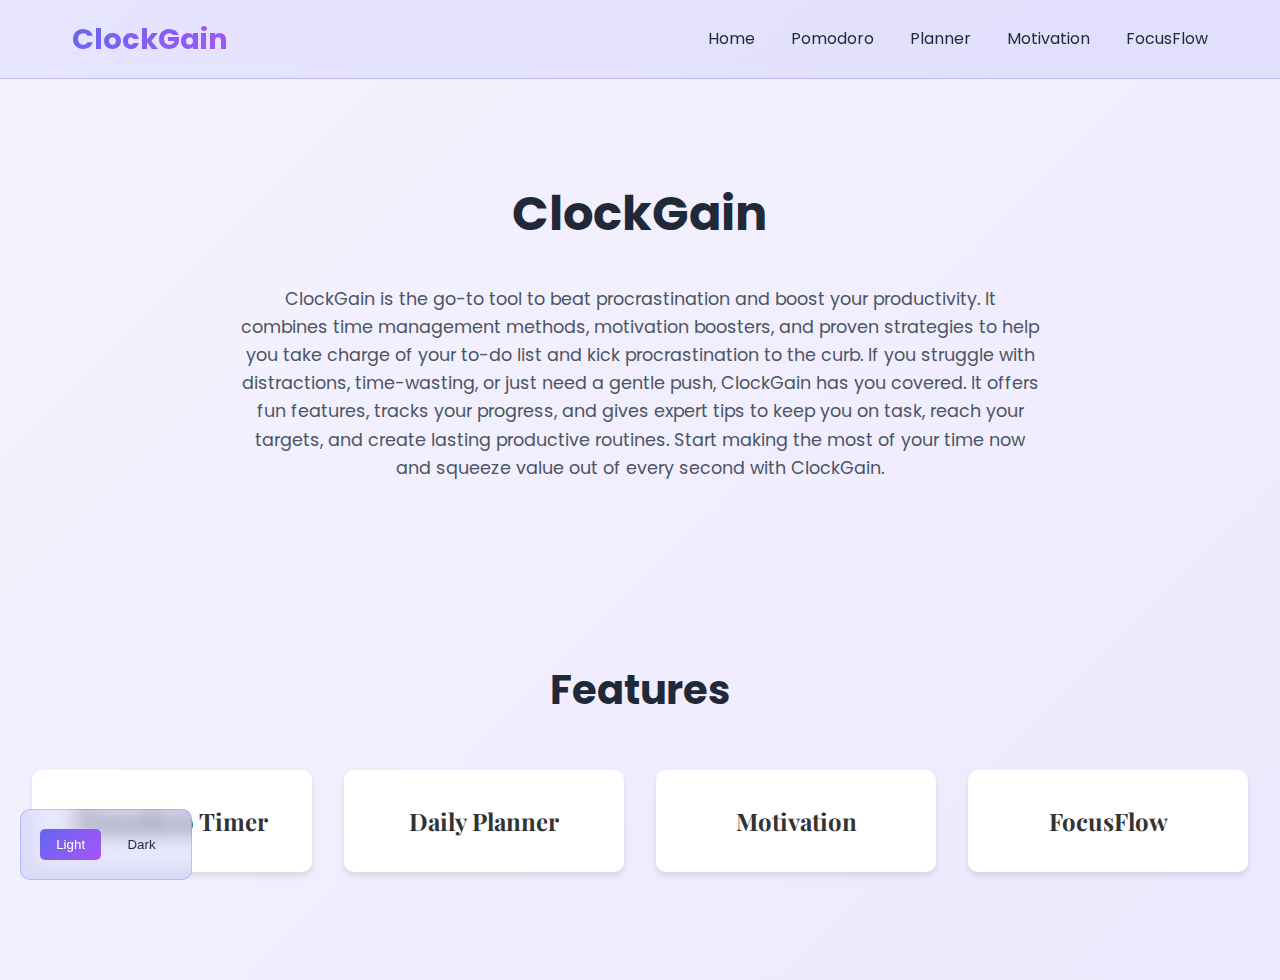
<file: index.html>
<!DOCTYPE html>
<html lang="en">
<head>
    <meta charset="UTF-8">
    <meta name="viewport" content="width=device-width, initial-scale=1.0">
    <title>ClockGain - Beat Procrastination</title>
    <link rel="stylesheet" href="styles.css">
    <link rel="stylesheet" href="https://cdnjs.cloudflare.com/ajax/libs/font-awesome/6.0.0/css/all.min.css">
    <link href="https://fonts.googleapis.com/css2?family=Poppins:wght@400;500;600;700&family=Playfair+Display:ital,wght@0,700;1,700&display=swap" rel="stylesheet">
</head>
<body>
    <nav>
        <div class="nav-container">
            <div class="logo">ClockGain</div>
            <div class="nav-links">
                <a href="index.html" class="active">Home</a>
                <a href="pomodoro.html">Pomodoro</a>
                <a href="planner.html">Planner</a>
                <a href="motivation.html">Motivation</a>
                <a href="vpn.html">FocusFlow</a>
            </div>
        </div>
    </nav>

    <main>
        <section class="hero">
            <h1>ClockGain</h1>
            <p class="description">
                ClockGain is the go-to tool to beat procrastination and boost your productivity. It combines time management methods, motivation boosters, and proven strategies to help you take charge of your to-do list and kick procrastination to the curb. If you struggle with distractions, time-wasting, or just need a gentle push, ClockGain has you covered. It offers fun features, tracks your progress, and gives expert tips to keep you on task, reach your targets, and create lasting productive routines. Start making the most of your time now and squeeze value out of every second with ClockGain.
            </p>
        </section>

        <section class="features">
            <h2>Features</h2>
            <div class="feature-grid">
                <a href="pomodoro.html" class="feature-card">
                    <h3>Pomodoro Timer</h3>
                </a>
                <a href="planner.html" class="feature-card">
                    <h3>Daily Planner</h3>
                </a>
                <a href="motivation.html" class="feature-card">
                    <h3>Motivation</h3>
                </a>
                <a href="vpn.html" class="feature-card">
                    <h3>FocusFlow</h3>
                </a>
            </div>
        </section>
    </main>

    <div class="theme-switcher">
        <button class="theme-btn" onclick="setTheme('light')">Light</button>
        <button class="theme-btn" onclick="setTheme('dark')">Dark</button>
    </div>

    <script src="theme.js"></script>
</body>
</html>
</file>
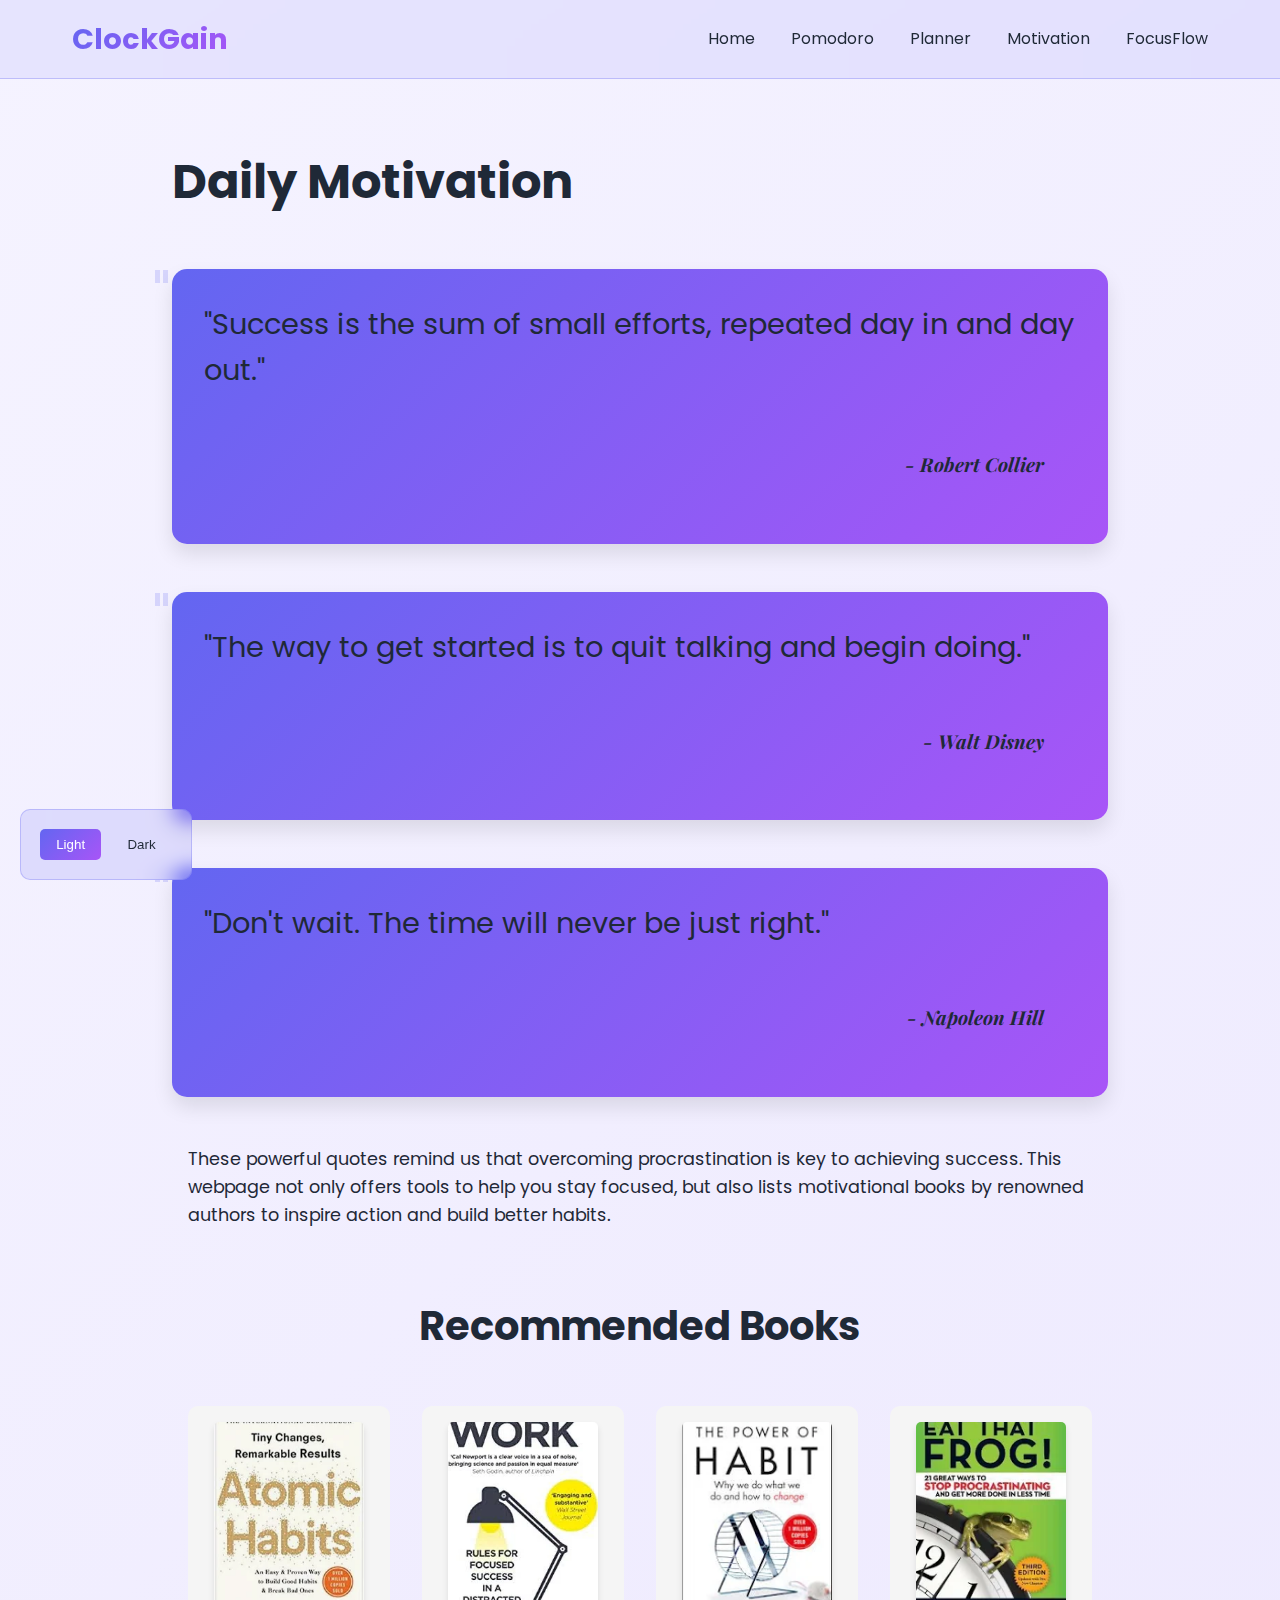
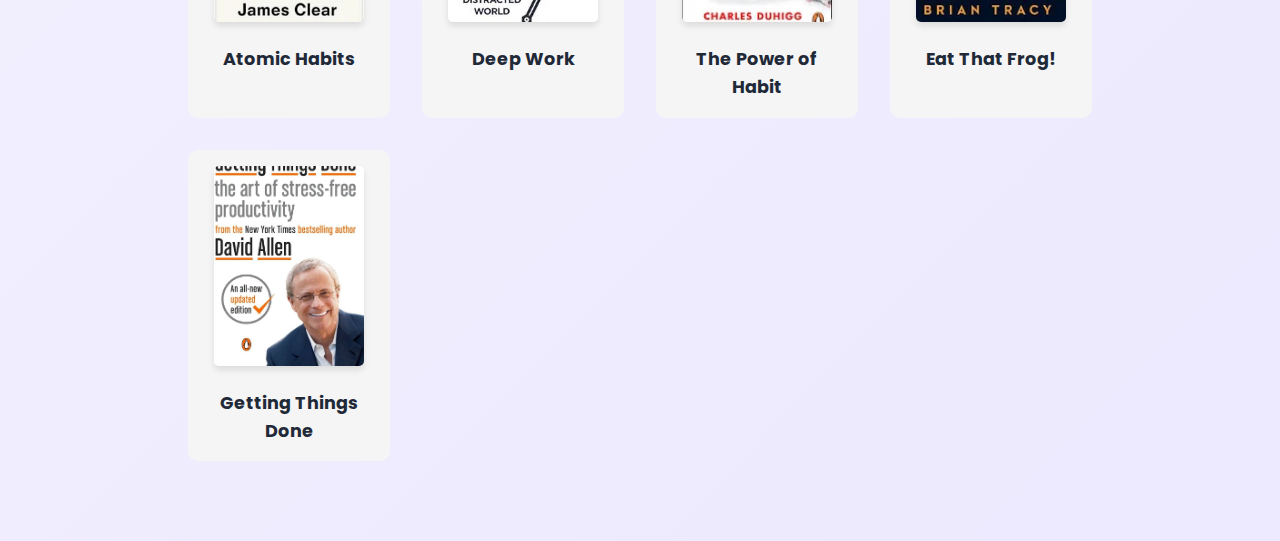
<file: motivation.html>
<!DOCTYPE html>
<html lang="en" data-theme="light">
<head>
    <meta charset="UTF-8">
    <meta name="viewport" content="width=device-width, initial-scale=1.0">
    <title>Motivation - ClockGain</title>
    <link rel="stylesheet" href="styles.css">
    <link rel="stylesheet" href="motivation.css">
    <link href="https://fonts.googleapis.com/css2?family=Poppins:wght@400;500;600;700&family=Playfair+Display:ital,wght@0,700;1,700&display=swap" rel="stylesheet">
</head>
<body>
    <nav>
        <div class="nav-container">
            <div class="logo">ClockGain</div>
            <div class="nav-links">
                <a href="index.html">Home</a>
                <a href="pomodoro.html">Pomodoro</a>
                <a href="planner.html">Planner</a>
                <a href="motivation.html" class="active">Motivation</a>
                <a href="vpn.html">FocusFlow</a>
            </div>
        </div>
    </nav>

    <main>
        <section class="motivation-section">
            <h1>Daily Motivation</h1>
            <div class="quotes-section">
                <blockquote class="quote">
                    "Success is the sum of small efforts, repeated day in and day out."
                    <footer>- Robert Collier</footer>
                </blockquote>
                
                <blockquote class="quote">
                    "The way to get started is to quit talking and begin doing."
                    <footer>- Walt Disney</footer>
                </blockquote>
                
                <blockquote class="quote">
                    "Don't wait. The time will never be just right."
                    <footer>- Napoleon Hill</footer>
                </blockquote>
            </div>

            <div class="description">
                These powerful quotes remind us that overcoming procrastination is key to achieving success. 
                This webpage not only offers tools to help you stay focused, but also lists motivational books 
                by renowned authors to inspire action and build better habits.
            </div>

            <div class="book-recommendations">
                <h2>Recommended Books</h2>
                <div class="books-grid">
                    <div class="book-card">
                        <img src="images/atomic-habits.jpg" alt="Atomic Habits">
                        <h3>Atomic Habits</h3>
                    </div>
                    <div class="book-card">
                        <img src="images/deep-work.jpg" alt="Deep Work">
                        <h3>Deep Work</h3>
                    </div>
                    <div class="book-card">
                        <img src="images/power-of-habit.jpg" alt="The Power of Habit">
                        <h3>The Power of Habit</h3>
                    </div>
                    <div class="book-card">
                        <img src="images/eat-that-frog.jpg" alt="Eat That Frog!">
                        <h3>Eat That Frog!</h3>
                    </div>
                    <div class="book-card">
                        <img src="images/getting-things-done.jpg" alt="Getting Things Done">
                        <h3>Getting Things Done</h3>
                    </div>
                </div>
            </div>
        </section>
    </main>

    <div class="theme-switcher">
        <button class="theme-btn" onclick="setTheme('light')">Light</button>
        <button class="theme-btn" onclick="setTheme('dark')">Dark</button>
    </div>

    <script src="theme.js"></script>
    <script src="motivation.js"></script>
</body>
</html>
</file>
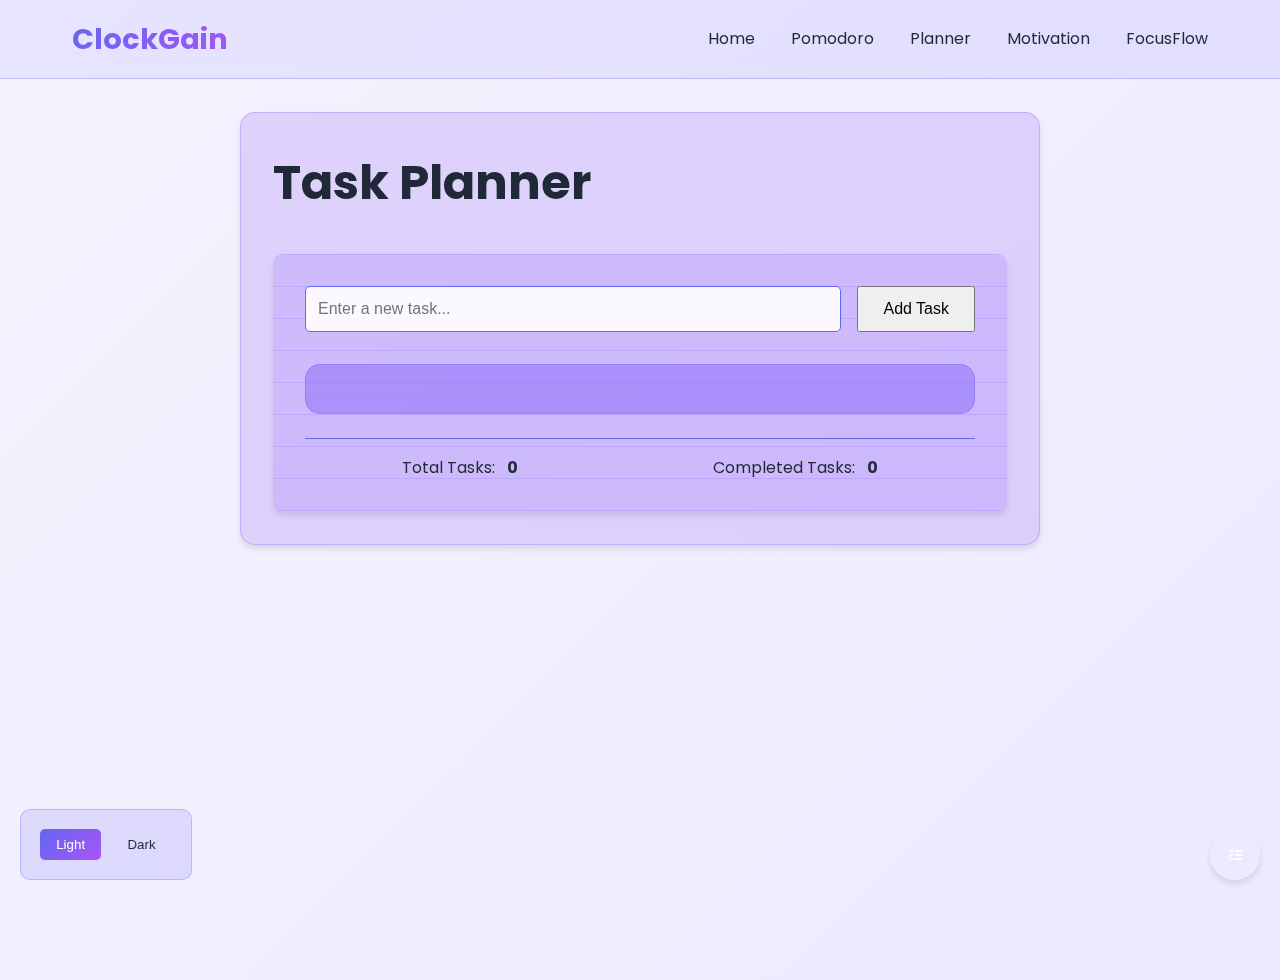
<file: planner.html>
<!DOCTYPE html>
<html lang="en" data-theme="light">
<head>
    <meta charset="UTF-8">
    <meta name="viewport" content="width=device-width, initial-scale=1.0">
    <title>Planner - ClockGain</title>
    <link rel="stylesheet" href="styles.css">
    <link rel="stylesheet" href="planner.css">
    <link rel="stylesheet" href="https://cdnjs.cloudflare.com/ajax/libs/font-awesome/6.0.0/css/all.min.css">
    <link href="https://fonts.googleapis.com/css2?family=Poppins:wght@400;500;600;700&family=Playfair+Display:ital,wght@0,700;1,700&display=swap" rel="stylesheet">
</head>
<body>
    <nav>
        <div class="nav-container">
            <div class="logo">ClockGain</div>
            <div class="nav-links">
                <a href="index.html">Home</a>
                <a href="pomodoro.html">Pomodoro</a>
                <a href="planner.html" class="active">Planner</a>
                <a href="motivation.html">Motivation</a>
                <a href="vpn.html">FocusFlow</a>
            </div>
        </div>
    </nav>

    <main>
        <section class="planner-section">
            <h1>Task Planner</h1>
            
            <div class="notebook">
                <div class="task-input">
                    <input type="text" id="task-input" placeholder="Enter a new task...">
                    <button onclick="addTask()">Add Task</button>
                </div>
                
                <div class="tasks-container">
                    <div class="tasks-list" id="tasks-list">
                        <!-- Tasks will be added here -->
                    </div>
                </div>
                
                <div class="task-summary">
                    <div class="summary-item">
                        <span>Total Tasks:</span>
                        <span id="total-tasks">0</span>
                    </div>
                    <div class="summary-item">
                        <span>Completed Tasks:</span>
                        <span id="completed-tasks">0</span>
                    </div>
                </div>
            </div>
        </section>
    </main>

    <div id="floating-planner" class="floating-planner hidden">
        <div class="floating-header">
            <span>Quick Tasks</span>
            <button onclick="toggleFloatingPlanner()">
                <i class="fas fa-times"></i>
            </button>
        </div>
        <div id="floating-tasks" class="floating-tasks">
            <!-- Tasks will be mirrored here -->
        </div>
    </div>

    <button id="show-planner-btn" class="show-planner-btn" onclick="toggleFloatingPlanner()">
        <i class="fas fa-tasks"></i>
    </button>

    <div class="theme-switcher">
        <button class="theme-btn" onclick="setTheme('light')">Light</button>
        <button class="theme-btn" onclick="setTheme('dark')">Dark</button>
    </div>

    <script src="theme.js"></script>
    <script src="planner.js"></script>
</body>
</html>
</file>
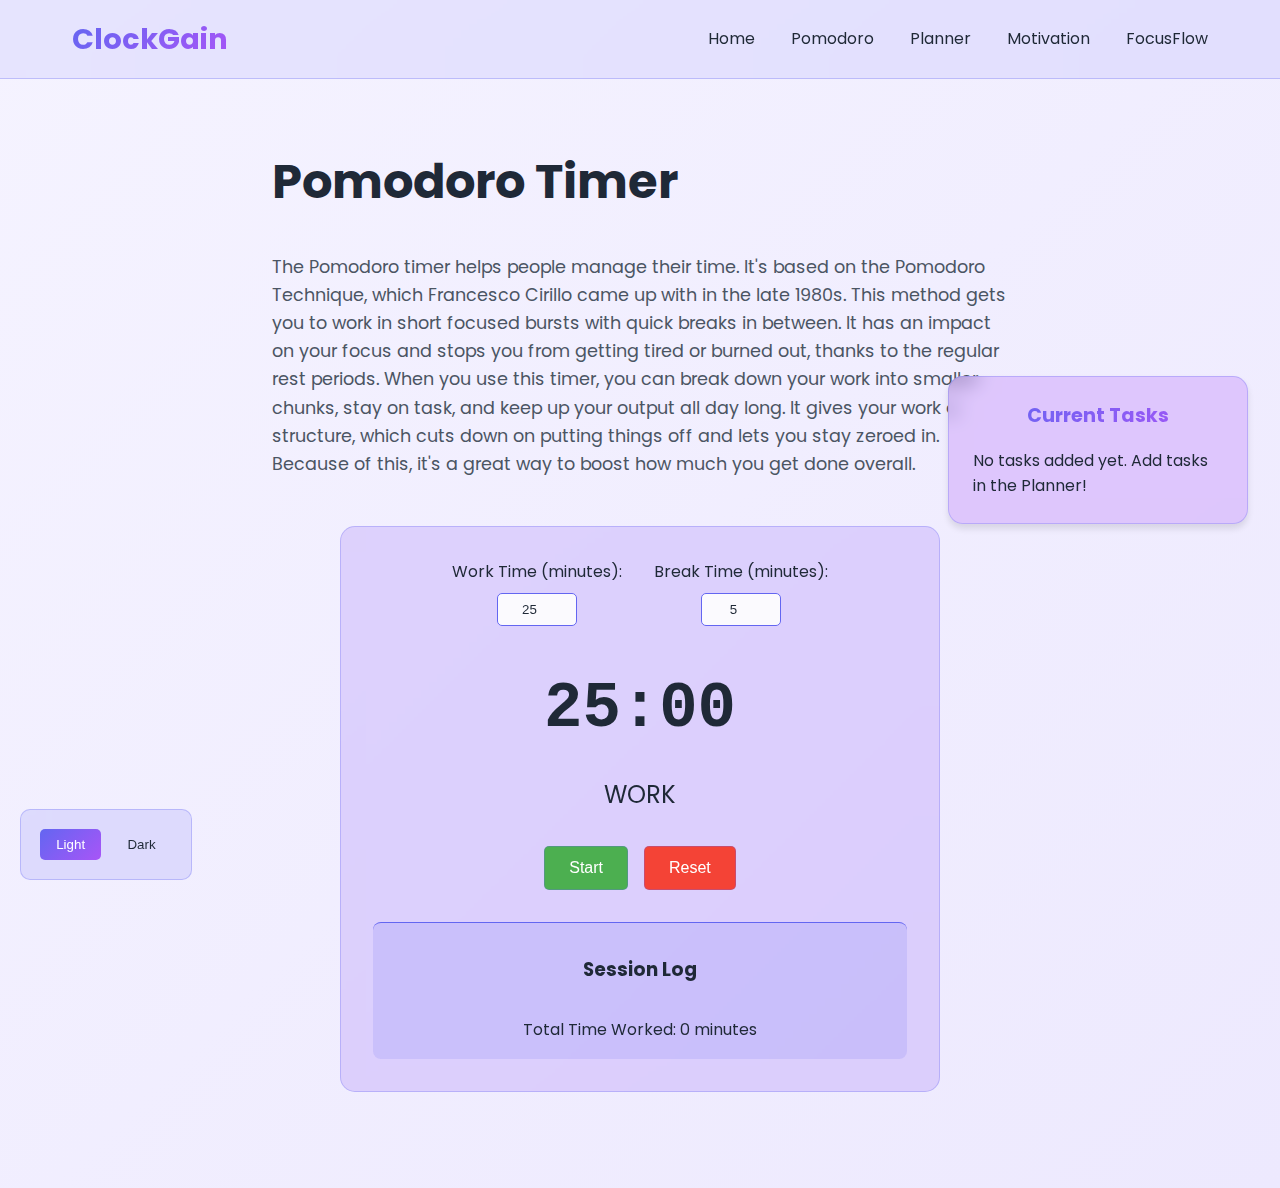
<file: pomodoro.html>
<!DOCTYPE html>
<html lang="en" data-theme="light">
<head>
    <meta charset="UTF-8">
    <meta name="viewport" content="width=device-width, initial-scale=1.0">
    <title>Pomodoro Timer - ClockGain</title>
    <link rel="stylesheet" href="styles.css">
    <link rel="stylesheet" href="pomodoro.css">
    <link href="https://fonts.googleapis.com/css2?family=Poppins:wght@400;500;600;700&family=Playfair+Display:ital,wght@0,700;1,700&display=swap" rel="stylesheet">
</head>
<body>
    <nav>
        <div class="nav-container">
            <div class="logo">ClockGain</div>
            <div class="nav-links">
                <a href="index.html">Home</a>
                <a href="pomodoro.html" class="active">Pomodoro</a>
                <a href="planner.html">Planner</a>
                <a href="motivation.html">Motivation</a>
                <a href="vpn.html">FocusFlow</a>
            </div>
        </div>
    </nav>

    <main>
        <section class="pomodoro-section">
            <h1>Pomodoro Timer</h1>
            <p class="description">
                The Pomodoro timer helps people manage their time. It's based on the Pomodoro Technique, which Francesco Cirillo came up with in the late 1980s. This method gets you to work in short focused bursts with quick breaks in between. It has an impact on your focus and stops you from getting tired or burned out, thanks to the regular rest periods. When you use this timer, you can break down your work into smaller chunks, stay on task, and keep up your output all day long. It gives your work a structure, which cuts down on putting things off and lets you stay zeroed in. Because of this, it's a great way to boost how much you get done overall.
            </p>

            <div class="timer-container">
                <div class="timer-settings">
                    <div class="setting">
                        <label for="work-time">Work Time (minutes):</label>
                        <input type="number" id="work-time" value="25" min="1" max="60">
                    </div>
                    <div class="setting">
                        <label for="break-time">Break Time (minutes):</label>
                        <input type="number" id="break-time" value="5" min="1" max="30">
                    </div>
                </div>

                <div class="timer-display">
                    <div id="time">25:00</div>
                    <div id="phase">WORK</div>
                </div>

                <div class="timer-controls">
                    <button id="start-btn">Start</button>
                    <button id="pause-btn">Pause</button>
                    <button id="resume-btn">Resume</button>
                    <button id="reset-btn" onclick="resetTimer()">Reset</button>
                </div>

                <div class="session-log">
                    <h3>Session Log</h3>
                    <div id="log-entries"></div>
                    <div class="total-time">
                        Total Time Worked: <span id="total-time">0 minutes</span>
                    </div>
                </div>
            </div>
        </section>
    </main>

    <div class="floating-tasks">
        <h3>Current Tasks</h3>
        <ul id="floating-tasks-list"></ul>
    </div>

    <div class="theme-switcher">
        <button class="theme-btn" onclick="setTheme('light')">Light</button>
        <button class="theme-btn" onclick="setTheme('dark')">Dark</button>
    </div>

    <script src="theme.js"></script>
    <script src="floating-tasks.js"></script>
    <script src="pomodoro.js"></script>
</body>
</html>
</file>
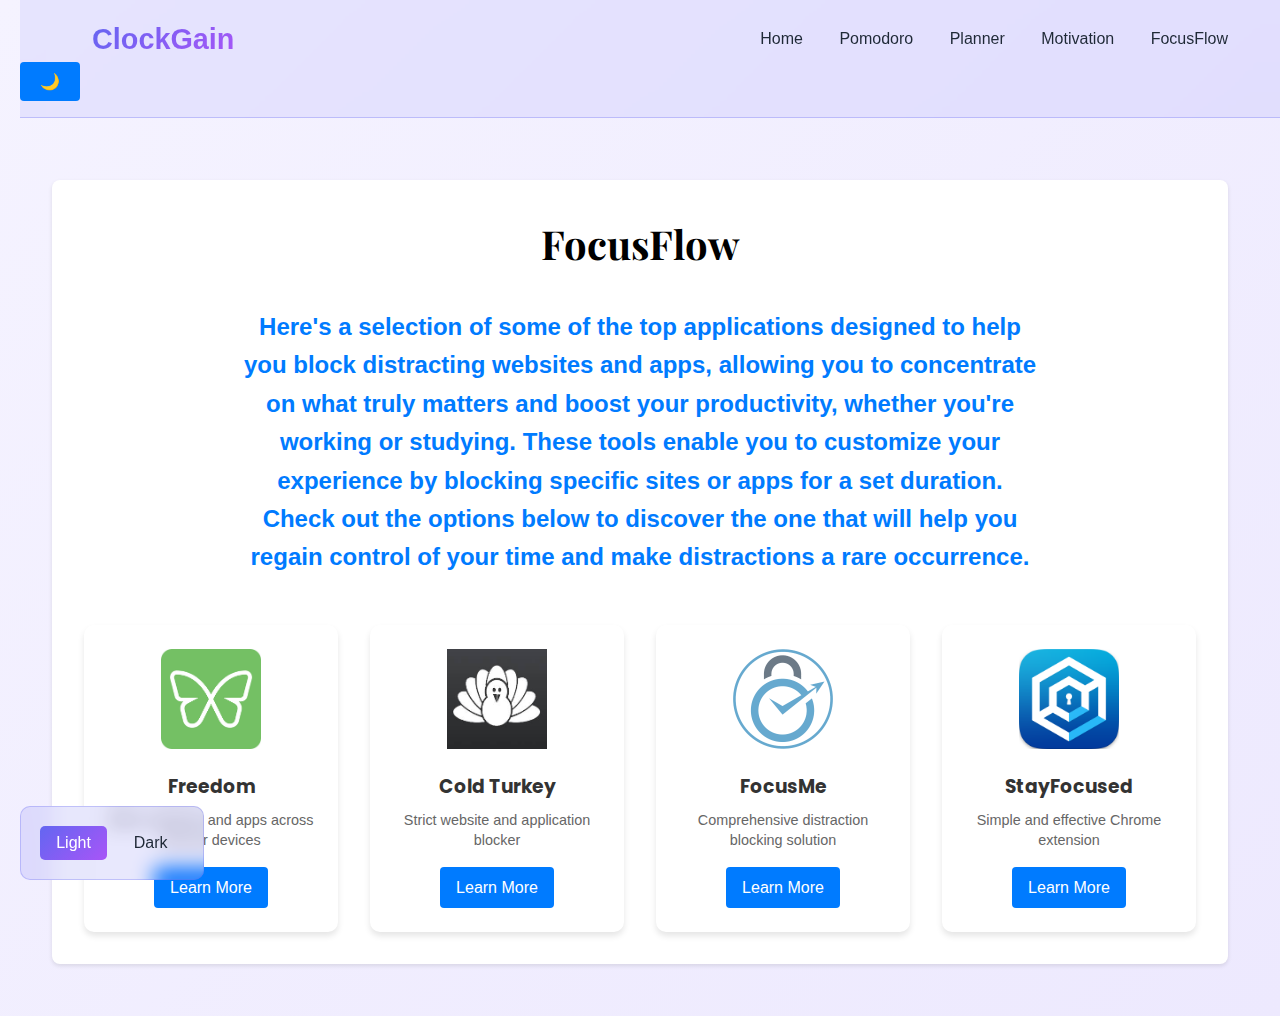
<file: vpn.html>
<!DOCTYPE html>
<html lang="en" data-theme="light">
<head>
    <meta charset="UTF-8">
    <meta name="viewport" content="width=device-width, initial-scale=1.0">
    <title>FocusFlow - Website Blocker Apps</title>
    <link rel="stylesheet" href="styles.css">
    <link rel="stylesheet" href="vpn.css">
    <link href="https://fonts.googleapis.com/css2?family=Poppins:wght@400;500;600;700&family=Playfair+Display:ital,wght@0,700;1,700&display=swap" rel="stylesheet">
</head>
<body>
    <nav class="navbar">
        <div class="nav-container">
            <div class="logo">ClockGain</div>
            <div class="nav-links">
                <a href="index.html">Home</a>
                <a href="pomodoro.html">Pomodoro</a>
                <a href="planner.html">Planner</a>
                <a href="motivation.html">Motivation</a>
                <a href="vpn.html" class="active">FocusFlow</a>
            </div>
        </div>
        <button id="theme-toggle">🌙</button>
    </nav>

    <main>
        <div class="container">
            <h1>FocusFlow</h1>
            
            <div class="description">
                <p>Here's a selection of some of the top applications designed to help you block distracting websites and apps, allowing you to concentrate on what truly matters and boost your productivity, whether you're working or studying. These tools enable you to customize your experience by blocking specific sites or apps for a set duration. Check out the options below to discover the one that will help you regain control of your time and make distractions a rare occurrence.</p>
            </div>

            <div class="app-grid">
                <div class="app-card">
                    <img src="images/freedom.png" alt="Freedom App">
                    <h3>Freedom</h3>
                    <p>Block websites and apps across all your devices</p>
                    <a href="https://freedom.to/" target="_blank" class="app-link">Learn More</a>
                </div>
                <div class="app-card">
                    <img src="images/cold-turkey.png" alt="Cold Turkey">
                    <h3>Cold Turkey</h3>
                    <p>Strict website and application blocker</p>
                    <a href="https://getcoldturkey.com/" target="_blank" class="app-link">Learn More</a>
                </div>
                <div class="app-card">
                    <img src="images/focusme.png" alt="FocusMe">
                    <h3>FocusMe</h3>
                    <p>Comprehensive distraction blocking solution</p>
                    <a href="https://focusme.com/" target="_blank" class="app-link">Learn More</a>
                </div>
                <div class="app-card">
                    <img src="images/stayfocused.png" alt="StayFocused">
                    <h3>StayFocused</h3>
                    <p>Simple and effective Chrome extension</p>
                    <a href="https://chrome.google.com/webstore/detail/stayfocusd/laankejkbhbdhmipfmgcngdelahlfoji" target="_blank" class="app-link">Learn More</a>
                </div>
            </div>
        </div>
    </main>

    <div class="theme-switcher">
        <button class="theme-btn" onclick="setTheme('light')">Light</button>
        <button class="theme-btn" onclick="setTheme('dark')">Dark</button>
    </div>

    <script src="theme.js"></script>
</body>
</html>
</file>
<file: styles.css>
:root {
    /* Default theme */
    --primary-gradient: linear-gradient(135deg, #6366f1 0%, #a855f7 100%);
    --secondary-gradient: linear-gradient(135deg, #3b82f6 0%, #8b5cf6 100%);
    --background-gradient: linear-gradient(135deg, #f5f3ff 0%, #ede9fe 100%);
    --text-color: #1f2937;
    --text-color-secondary: #4b5563;
    --accent-color: #6366f1;
    --card-bg: rgba(99, 102, 241, 0.15);
    --card-bg-secondary: rgba(139, 92, 246, 0.2);
    --card-bg-tertiary: rgba(168, 85, 247, 0.25);
    --nav-bg: rgba(99, 102, 241, 0.1);
    --border-color: rgba(99, 102, 241, 0.3);
    --quote-author-color: #1f2937;
    --input-text: #1f2937;
    --input-bg: rgba(255, 255, 255, 0.9);
    --social-icon-color: #1f2937;
}

[data-theme="dark"] {
    --primary-gradient: linear-gradient(135deg, #4f46e5 0%, #7c3aed 100%);
    --secondary-gradient: linear-gradient(135deg, #1d4ed8 0%, #7c3aed 100%);
    --background-gradient: linear-gradient(135deg, #2e1065 0%, #1e1b4b 100%);
    --text-color: #f3f4f6;
    --text-color-secondary: #d1d5db;
    --accent-color: #818cf8;
    --card-bg: rgba(99, 102, 241, 0.25);
    --card-bg-secondary: rgba(139, 92, 246, 0.3);
    --card-bg-tertiary: rgba(168, 85, 247, 0.35);
    --nav-bg: rgba(99, 102, 241, 0.2);
    --border-color: rgba(129, 140, 248, 0.3);
    --quote-author-color: #f3f4f6;
    --input-text: #f3f4f6;
    --input-bg: rgba(55, 48, 163, 0.3);
    --social-icon-color: #f3f4f6;
}

* {
    margin: 0;
    padding: 0;
    box-sizing: border-box;
}

body {
    font-family: 'Poppins', sans-serif;
    line-height: 1.6;
    color: var(--text-color);
    background: var(--background-gradient);
    min-height: 100vh;
    transition: all 0.3s ease;
}

nav {
    background: var(--nav-bg);
    backdrop-filter: blur(10px);
    padding: 1rem 0;
    position: fixed;
    width: 100%;
    top: 0;
    z-index: 1000;
    border-bottom: 1px solid var(--border-color);
}

.nav-container {
    max-width: 1200px;
    margin: 0 auto;
    display: flex;
    justify-content: space-between;
    align-items: center;
    padding: 0 2rem;
}

.logo {
    background: var(--primary-gradient);
    -webkit-background-clip: text;
    background-clip: text;
    color: transparent;
    font-size: 1.8rem;
    font-weight: bold;
}

.nav-links a {
    color: var(--text-color);
    text-decoration: none;
    margin-left: 2rem;
    transition: all 0.3s ease;
    position: relative;
}

.nav-links a::after {
    content: '';
    position: absolute;
    width: 0;
    height: 2px;
    bottom: -5px;
    left: 0;
    background: var(--primary-gradient);
    transition: width 0.3s ease;
}

.nav-links a:hover::after {
    width: 100%;
}

main {
    margin-top: 80px;
    padding: 2rem;
}

.hero {
    text-align: center;
    padding: 4rem 0;
    max-width: 800px;
    margin: 0 auto;
}

h1 {
    font-size: 3rem;
    margin-bottom: 2rem;
    color: var(--text-color);
}

.description {
    font-size: 1.1rem;
    color: var(--text-color-secondary);
    margin-bottom: 3rem;
}

.features {
    padding: 4rem 0;
}

h2 {
    text-align: center;
    margin-bottom: 3rem;
    font-size: 2.5rem;
    color: var(--text-color);
}

.feature-grid {
    display: grid;
    grid-template-columns: repeat(auto-fit, minmax(200px, 1fr));
    gap: 2rem;
    margin-top: 2rem;
}

.feature-card {
    background: white;
    border-radius: 10px;
    padding: 2rem;
    text-align: center;
    text-decoration: none;
    color: inherit;
    box-shadow: 0 4px 6px rgba(0, 0, 0, 0.1);
    transition: transform 0.3s ease, box-shadow 0.3s ease;
}

.feature-card:hover {
    transform: translateY(-5px);
    box-shadow: 0 6px 12px rgba(0, 0, 0, 0.15);
}

.feature-card h3 {
    margin: 0;
    color: #333;
    font-size: 1.5rem;
    font-family: 'Playfair Display', serif;
}

[data-theme='dark'] .feature-card {
    background: #2d2d2d;
}

[data-theme='dark'] .feature-card h3 {
    color: #fff;
}

footer {
    text-align: center;
    padding: 2rem;
    margin-top: auto;
}

.social-links {
    display: flex;
    justify-content: center;
    gap: 2rem;
    margin-top: 2rem;
}

.social-link {
    display: flex;
    flex-direction: column;
    align-items: center;
    text-decoration: none;
    color: #333;
    transition: transform 0.3s ease;
}

.social-link:hover {
    transform: translateY(-3px);
}

.social-link img {
    width: 32px;
    height: 32px;
    margin-bottom: 0.5rem;
}

.social-link span {
    font-size: 0.9rem;
    font-weight: 500;
}

[data-theme='dark'] .social-link {
    color: #fff;
}

.theme-switcher {
    position: fixed;
    bottom: 20px;
    left: 20px;
    z-index: 1000;
    background: var(--card-bg);
    padding: 1rem;
    border-radius: 10px;
    border: 1px solid var(--border-color);
    backdrop-filter: blur(10px);
}

.theme-btn {
    padding: 0.5rem 1rem;
    margin: 0.2rem;
    border: none;
    border-radius: 5px;
    cursor: pointer;
    transition: all 0.3s ease;
}

.theme-btn:hover {
    transform: scale(1.1);
}

input, textarea, select {
    color: var(--input-text);
    background-color: var(--input-bg);
    border: 1px solid var(--border-color);
}

p, h1, h2, h3, h4, h5, h6, span, div {
    color: var(--text-color);
}

@media (max-width: 768px) {
    .nav-container {
        flex-direction: column;
        padding: 1rem;
    }
    
    .nav-links {
        margin-top: 1rem;
    }
    
    .nav-links a {
        margin: 0 1rem;
    }
    
    .hero {
        padding: 2rem 1rem;
    }
    
    h1 {
        font-size: 2.5rem;
    }
}
</file>
<file: motivation.css>
.motivation-section {
    max-width: 1000px;
    margin: 0 auto;
    padding: 2rem;
}

.quotes-section {
    margin: 3rem 0;
}

.quote {
    font-size: 1.8rem;
    color: var(--text-color);
    margin: 3rem 0;
    padding: 2rem;
    background: var(--primary-gradient);
    border-radius: 15px;
    position: relative;
    transition: all 0.3s ease;
    box-shadow: 0 10px 20px rgba(0, 0, 0, 0.1);
}

.quote:hover {
    transform: translateY(-5px);
    box-shadow: 0 15px 30px rgba(0, 0, 0, 0.2);
}

.quote::before {
    content: '"';
    font-size: 4rem;
    position: absolute;
    left: -20px;
    top: -20px;
    color: var(--accent-color);
    opacity: 0.2;
}

.quote footer {
    margin-top: 1.5rem;
    font-size: 1.2rem;
    font-family: 'Playfair Display', serif;
    text-align: right;
    font-style: italic;
    color: var(--quote-author-color);
    font-weight: bold;
}

.description {
    font-size: 1.1rem;
    color: var(--secondary-color);
    line-height: 1.6;
    margin: 2rem 0;
    padding: 0 1rem;
}

.book-recommendations {
    margin-top: 4rem;
}

.book-recommendations h2 {
    text-align: center;
    margin-bottom: 2rem;
}

.books-grid {
    display: grid;
    grid-template-columns: repeat(auto-fit, minmax(180px, 1fr));
    gap: 2rem;
    padding: 1rem;
}

.book-card {
    background-color: #f5f5f5;
    border-radius: 10px;
    padding: 1rem;
    text-align: center;
    transition: transform 0.3s ease;
}

.book-card:hover {
    transform: translateY(-10px);
}

.book-card img {
    width: 150px;
    height: 200px;
    object-fit: cover;
    border-radius: 5px;
    margin-bottom: 1rem;
    box-shadow: 0 4px 6px rgba(0, 0, 0, 0.1);
}

.book-card h3 {
    font-size: 1.1rem;
    color: var(--primary-color);
    margin: 0;
}

@media (max-width: 768px) {
    .quote {
        font-size: 1.2rem;
        padding: 1.5rem;
    }
    
    .books-grid {
        grid-template-columns: repeat(auto-fit, minmax(140px, 1fr));
        gap: 1rem;
    }
    
    .book-card img {
        width: 120px;
        height: 160px;
    }
}
</file>
<file: planner.css>
.planner-section {
    max-width: 800px;
    margin: 0 auto;
    padding: 2rem;
    background: var(--card-bg-secondary);
    border: 1px solid var(--border-color);
    border-radius: 15px;
    backdrop-filter: blur(10px);
    box-shadow: 0 4px 6px rgba(0, 0, 0, 0.1);
}

.notebook {
    background-color: var(--card-bg-secondary);
    border-radius: 10px;
    padding: 2rem;
    margin-top: 2rem;
    box-shadow: 0 4px 6px rgba(0, 0, 0, 0.1);
    background-image: linear-gradient(var(--card-bg-secondary) 1px, transparent 1px);
    background-size: 100% 2rem;
}

.task-input {
    display: flex;
    gap: 1rem;
    margin-bottom: 2rem;
}

#task-input {
    flex: 1;
    padding: 0.75rem;
    border: 1px solid var(--accent-color);
    border-radius: 5px;
    font-size: 1rem;
}

.task-input button {
    padding: 0.75rem 1.5rem;
    font-size: 1rem;
}

.tasks-container {
    max-height: 400px;
    overflow-y: auto;
    margin-bottom: 2rem;
    background: var(--card-bg);
    border: 1px solid var(--border-color);
    border-radius: 15px;
    padding: 1.5rem;
    margin: 1.5rem 0;
    backdrop-filter: blur(10px);
}

.task-item {
    display: flex;
    align-items: center;
    gap: 1rem;
    padding: 1rem;
    background: var(--card-bg-tertiary);
    border: 1px solid var(--border-color);
    border-radius: 10px;
    margin: 0.5rem 0;
    display: flex;
    justify-content: space-between;
    align-items: center;
    backdrop-filter: blur(5px);
}

.task-item:hover {
    transform: translateX(5px);
}

.task-checkbox {
    width: 20px;
    height: 20px;
    cursor: pointer;
}

.task-text {
    flex: 1;
    font-size: 1rem;
}

.task-item.completed .task-text {
    text-decoration: line-through;
    color: var(--accent-color);
}

.task-delete {
    color: #dc3545;
    cursor: pointer;
    padding: 0.5rem;
    border-radius: 5px;
    transition: background-color 0.2s ease;
}

.task-delete:hover {
    background-color: rgba(220, 53, 69, 0.1);
}

.task-summary {
    display: flex;
    justify-content: space-around;
    padding-top: 1rem;
    border-top: 1px solid var(--accent-color);
}

.summary-item {
    text-align: center;
}

.summary-item span:first-child {
    color: var(--secondary-color);
    margin-right: 0.5rem;
}

.summary-item span:last-child {
    font-weight: bold;
    color: var(--primary-color);
}

/* Floating Planner Styles */
.floating-planner {
    position: fixed;
    right: 20px;
    bottom: 80px;
    width: 300px;
    background-color: white;
    border-radius: 10px;
    box-shadow: 0 4px 6px rgba(0, 0, 0, 0.1);
    z-index: 1000;
    transition: transform 0.3s ease, opacity 0.3s ease;
}

.floating-planner.hidden {
    transform: translateX(120%);
    opacity: 0;
}

.floating-header {
    display: flex;
    justify-content: space-between;
    align-items: center;
    padding: 1rem;
    background-color: var(--primary-color);
    color: white;
    border-radius: 10px 10px 0 0;
}

.floating-header button {
    background: none;
    border: none;
    color: white;
    cursor: pointer;
    padding: 0.5rem;
}

.floating-tasks {
    max-height: 300px;
    overflow-y: auto;
    padding: 1rem;
    background: var(--card-bg);
    border: 1px solid var(--border-color);
    border-radius: 15px;
    padding: 1.5rem;
    margin: 1.5rem 0;
    backdrop-filter: blur(10px);
}

.show-planner-btn {
    position: fixed;
    right: 20px;
    bottom: 20px;
    width: 50px;
    height: 50px;
    border-radius: 50%;
    background-color: var(--primary-color);
    color: white;
    border: none;
    cursor: pointer;
    box-shadow: 0 4px 6px rgba(0, 0, 0, 0.1);
    transition: transform 0.2s ease;
}

.show-planner-btn:hover {
    transform: scale(1.1);
}
</file>
<file: pomodoro.css>
.pomodoro-section {
    max-width: 800px;
    margin: 0 auto;
    padding: 2rem;
}

.timer-container {
    background: var(--card-bg-secondary);
    border-radius: 15px;
    padding: 2rem;
    margin: 2rem auto;
    max-width: 600px;
    text-align: center;
    border: 1px solid var(--border-color);
    backdrop-filter: blur(10px);
}

.timer-settings {
    display: flex;
    justify-content: center;
    gap: 2rem;
    margin-bottom: 2rem;
}

.setting {
    display: flex;
    flex-direction: column;
    align-items: center;
}

.setting input {
    width: 80px;
    padding: 0.5rem;
    margin-top: 0.5rem;
    border: 1px solid var(--accent-color);
    border-radius: 5px;
    text-align: center;
}

.timer-display {
    text-align: center;
    margin: 2rem 0;
}

#time {
    font-size: 4rem;
    font-weight: bold;
    color: var(--primary-color);
    font-family: monospace;
}

#phase {
    font-size: 1.5rem;
    color: var(--secondary-color);
    margin-top: 1rem;
}

.timer-controls {
    display: flex;
    gap: 1rem;
    justify-content: center;
    margin-top: 2rem;
}

.timer-controls button {
    padding: 0.75rem 1.5rem;
    border: none;
    border-radius: 5px;
    font-size: 1rem;
    cursor: pointer;
    transition: all 0.3s ease;
    background: var(--card-bg-secondary);
    color: var(--text-color);
    border: 1px solid var(--border-color);
}

.timer-controls button:hover {
    background: var(--card-bg-tertiary);
    transform: translateY(-2px);
}

#start-btn {
    background: #4CAF50;
    color: white;
}

#start-btn:hover {
    background: #45a049;
}

#pause-btn {
    background: #ff9800;
    color: white;
}

#pause-btn:hover {
    background: #f57c00;
}

#resume-btn {
    background: #2196F3;
    color: white;
}

#resume-btn:hover {
    background: #1976D2;
}

#reset-btn {
    background: #f44336;
    color: white;
}

#reset-btn:hover {
    background: #d32f2f;
}

.session-log {
    margin-top: 2rem;
    padding: 1rem;
    background: var(--card-bg);
    border-radius: 8px;
    max-height: 300px;
    overflow-y: auto;
    border-top: 1px solid var(--accent-color);
    padding-top: 2rem;
}

.session-log h3 {
    text-align: center;
    margin-bottom: 1rem;
}

#log-entries {
    max-height: 200px;
    overflow-y: auto;
    margin-bottom: 1rem;
}

.log-entry {
    display: flex;
    justify-content: space-between;
    align-items: center;
    padding: 0.75rem;
    border-bottom: 1px solid var(--border-color);
    color: var(--text-color);
}

.log-entry:last-child {
    border-bottom: none;
}

.log-time {
    font-weight: bold;
    color: var(--primary-color);
}

.log-duration {
    color: var(--text-color-secondary);
}

.log-date {
    color: var(--text-color-secondary);
    font-size: 0.9rem;
}

.floating-tasks {
    background: var(--card-bg-tertiary);
    border: 1px solid var(--border-color);
    border-radius: 15px;
    padding: 1.5rem;
    position: fixed;
    right: 2rem;
    top: 50%;
    transform: translateY(-50%);
    width: 300px;
    max-height: 80vh;
    overflow-y: auto;
    backdrop-filter: blur(10px);
    box-shadow: 0 4px 6px rgba(0, 0, 0, 0.1);
    z-index: 1000;
}

.floating-tasks h3 {
    margin-bottom: 1rem;
    color: var(--text-color);
    font-size: 1.2rem;
}

#floating-tasks-list {
    list-style: none;
    padding: 0;
    margin: 0;
}

#floating-tasks-list .task-item {
    background: var(--card-bg);
    border: 1px solid var(--border-color);
    border-radius: 10px;
    padding: 0.75rem;
    margin: 0.5rem 0;
    display: flex;
    align-items: center;
}

#floating-tasks-list .task-content {
    display: flex;
    align-items: center;
    gap: 0.5rem;
}

#floating-tasks-list .completed {
    text-decoration: line-through;
    opacity: 0.7;
}

#floating-tasks-list input[type="checkbox"] {
    margin-right: 0.5rem;
}

.floating-tasks h3 {
    text-align: center;
    margin-bottom: 1rem;
    background: var(--primary-gradient);
    -webkit-background-clip: text;
    background-clip: text;
    color: transparent;
}

#task-list {
    max-height: 300px;
    overflow-y: auto;
    background: var(--card-bg);
    border: 1px solid var(--border-color);
    border-radius: 10px;
    padding: 1rem;
    margin-top: 1rem;
}

.task-item {
    display: flex;
    align-items: center;
    gap: 0.5rem;
    padding: 0.75rem;
    background: var(--background-color);
    border: 1px solid var(--border-color);
    border-radius: 8px;
    margin-bottom: 0.5rem;
    transition: all 0.3s ease;
}

.task-item:hover {
    transform: translateX(5px);
    border-color: var(--accent-color);
}

.task-item.completed {
    opacity: 0.7;
}

.task-item.completed .task-text {
    text-decoration: line-through;
}
</file>
<file: vpn.css>
body {
    font-family: 'Segoe UI', Tahoma, Geneva, Verdana, sans-serif;
    margin: 0;
    padding: 20px;
    background-color: #f5f5f5;
}

main {
    padding-top: 80px;
}

.container {
    max-width: 1200px;
    margin: 0 auto;
    padding: 2rem;
    background-color: white;
    border-radius: 8px;
    box-shadow: 0 2px 4px rgba(0, 0, 0, 0.1);
}

h1 {
    text-align: center;
    color: #000;
    margin-bottom: 2rem;
    font-family: 'Playfair Display', serif;
    font-size: 2.5rem;
}

.website-input-container {
    display: flex;
    gap: 10px;
    margin-bottom: 20px;
}

#website-input {
    flex-grow: 1;
    padding: 10px;
    border: 1px solid #ddd;
    border-radius: 4px;
    font-size: 16px;
}

button {
    padding: 10px 20px;
    background-color: #007bff;
    color: white;
    border: none;
    border-radius: 4px;
    cursor: pointer;
    font-size: 16px;
    transition: background-color 0.3s ease;
}

button:hover {
    background-color: #0056b3;
}

button:disabled {
    background-color: #ccc;
    cursor: not-allowed;
}

.website-list {
    margin-bottom: 20px;
}

.website-item {
    display: flex;
    justify-content: space-between;
    align-items: center;
    padding: 10px;
    background-color: #f8f9fa;
    border: 1px solid #ddd;
    border-radius: 4px;
    margin-bottom: 10px;
}

.remove-btn {
    background-color: #dc3545;
    padding: 5px 10px;
    font-size: 14px;
}

.remove-btn:hover {
    background-color: #c82333;
}

.website-count {
    color: #666;
    font-size: 14px;
    margin-bottom: 20px;
}

.timer-container {
    text-align: center;
    margin-bottom: 20px;
}

.time-inputs {
    display: flex;
    justify-content: center;
    gap: 10px;
    margin-bottom: 10px;
}

.time-input {
    width: 60px;
    padding: 8px;
    border: 1px solid #ddd;
    border-radius: 4px;
    font-size: 16px;
    text-align: center;
}

#time-display {
    font-size: 24px;
    font-weight: bold;
    color: #333;
    margin: 10px 0;
}

.status-message {
    padding: 10px;
    border-radius: 4px;
    margin-top: 10px;
    text-align: center;
}

.status-message.success {
    background-color: #d4edda;
    color: #155724;
}

.status-message.error {
    background-color: #f8d7da;
    color: #721c24;
}

.status-message.info {
    background-color: #cce5ff;
    color: #004085;
}

#connect-btn {
    width: 200px;
    padding: 12px;
    font-size: 18px;
}

#connect-btn.connected {
    background-color: #dc3545;
}

#connect-btn.connected:hover {
    background-color: #c82333;
}

.controls {
    display: flex;
    flex-direction: column;
    align-items: center;
    margin-top: 1rem;
}

.description {
    text-align: center;
    max-width: 800px;
    margin: 2rem auto;
    line-height: 1.6;
    color: #666;
}

.description p:first-child {
    font-size: 1.5rem;
    font-weight: bold;
    color: #007bff;
    margin-bottom: 1rem;
}

.app-grid {
    display: grid;
    grid-template-columns: repeat(auto-fit, minmax(250px, 1fr));
    gap: 2rem;
    margin-top: 3rem;
}

.app-card {
    background: white;
    border-radius: 10px;
    padding: 1.5rem;
    text-align: center;
    box-shadow: 0 4px 6px rgba(0, 0, 0, 0.1);
    transition: transform 0.3s ease;
}

.app-card:hover {
    transform: translateY(-5px);
}

.app-card img {
    width: 100px;
    height: 100px;
    object-fit: contain;
    margin-bottom: 1rem;
}

.app-card h3 {
    color: #333;
    margin-bottom: 0.5rem;
    font-family: 'Poppins', sans-serif;
}

.app-card p {
    color: #666;
    font-size: 0.9rem;
    line-height: 1.4;
    margin-bottom: 1rem;
}

.app-link {
    display: inline-block;
    padding: 0.5rem 1rem;
    background-color: #007bff;
    color: white;
    text-decoration: none;
    border-radius: 4px;
    transition: background-color 0.3s ease;
}

.app-link:hover {
    background-color: #0056b3;
}

/* Dark theme support */
[data-theme='dark'] .app-card {
    background: #2d2d2d;
}

[data-theme='dark'] .app-card h3 {
    color: #fff;
}

[data-theme='dark'] .app-card p {
    color: #ccc;
}

[data-theme='dark'] .description {
    color: #ccc;
}

[data-theme='dark'] .description p:first-child {
    color: #5c9eff;
}
</file>
